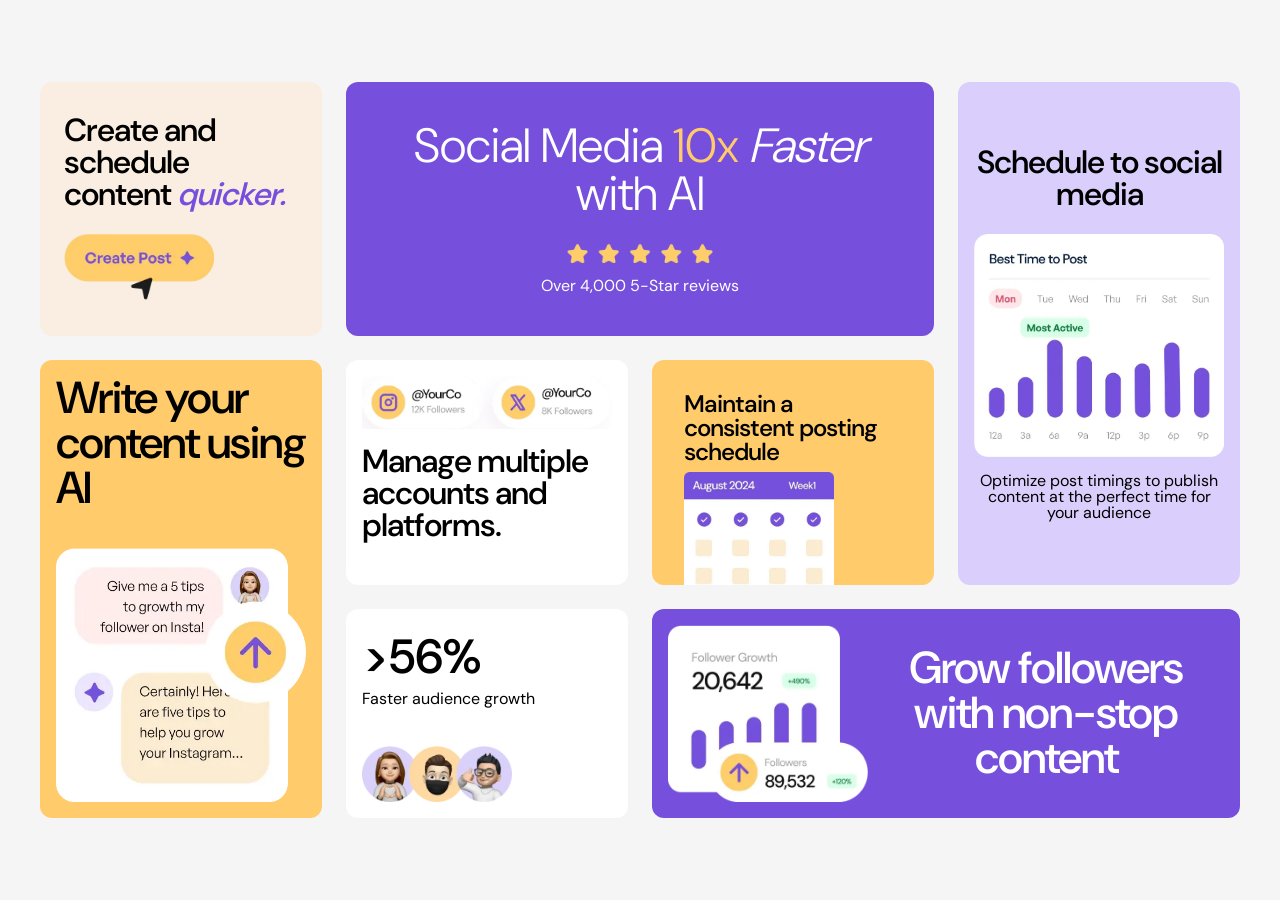
<file: bento-grid/index.html>
<!DOCTYPE html>
<html lang="en">
<head>
    <meta charset="UTF-8">
    <meta name="viewport" content="width=device-width, initial-scale=1.0">
    <title>Bento Grid</title>
    <link rel="stylesheet" href="style.css">
</head>
<body>
    <main class="bento-grid">
        <article class="card social-media">
            <h2 class="social-media-title">Social Media <span>10x</span> <em>Faster</em> with AI</h2>
            <img class="social-media-img" src="bento-grid-assets/bento-grid-main/assets/images/illustration-five-stars.webp" alt="Five Stars Rating">
            <p class="social-media-description">Over 4,000 5-Star reviews</p>
        </article>
        <article class="card multiple-accounts">
            <img class="multiple-accounts-img" src="bento-grid-assets/bento-grid-main/assets/images/illustration-multiple-platforms.webp" alt="Multiple Platforms">
            <h3 class="multiple-accounts-title">Manage multiple accounts and platforms.</h3>
        </article>
        <article class="card posting-schedule">
            <h3 class="posting-schedule-title">Maintain a consistent posting schedule</h3>
            <img class="posting-schedule-img" src="bento-grid-assets/bento-grid-main/assets/images/illustration-consistent-schedule.webp" alt="Posting Schedule">
        </article>
        <article class="card schedule-socmed">
            <h3 class="schedule-socmed-title">Schedule to social media</h3>
            <img class="schedule-socmed-img" src="bento-grid-assets/bento-grid-main/assets/images/illustration-schedule-posts.webp" alt="Schedule">
            <p class="schedule-socmed-description">Optimize post timings to publish content at the perfect time for your audience</p>
        </article>
        <article class="card grow-followers">
            <img class="grow-followers-img" src="bento-grid-assets/bento-grid-main/assets/images/illustration-grow-followers.webp" alt="Followers Growth">
            <h3 class="grow-followers-title">Grow followers with non-stop content</h3>
        </article>
        <article class="card audience-growth">
            <div class="audience-growth-content">
                <h3 class="audience-growth-title">&gt;56%</h3>
                <p class="audience-growth-description">Faster audience growth</p>
            </div>
            <img class="audience-growth-img" src="bento-grid-assets/bento-grid-main/assets/images/illustration-audience-growth.webp" alt="Audience Growth">
        </article>
        <article class="card create-schedule">
            <h3 class="create-schedule-title">Create and schedule content <em>quicker.</em></h3>
            <img class="create-schedule-img" src="bento-grid-assets/bento-grid-main/assets/images/illustration-create-post.webp" alt="Create Post">
        </article>
        <article class="card write-ai">
            <h3 class="write-ai-title">Write your content using AI</h3>
            <img class="write-ai-img" src="bento-grid-assets/bento-grid-main/assets/images/illustration-ai-content.webp" alt="AI Chatbot">
        </article>
    </main>
</body>
</html>
</file>
<file: bento-grid/style.css>
@font-face {
    font-family: 'DM-Sans';
    src: url(bento-grid-assets/bento-grid-main/assets/fonts/DMSans-VariableFont_opsz\,wght.ttf) format('truetype');
    font-weight: 100 900;
    font-style: normal;
    font-display: swap;
}

*, *::before, *::after {
    margin: 0;
    padding: 0;
    box-sizing: border-box;
}

:root {
    --light-gray: hsl(0, 0%, 96%);
    
    --purple-sm: hsl(254, 88%, 90%);
    --purple-m: hsl(256, 67%, 59%);
    --yellow-sm: hsl(31, 66%, 93%);
    --yellow-m: hsl(39, 100%, 71%);

    --white: white;
    --black: black;

    --space-1: 0.5rem;
    --space-2: 1rem;
    --space-3: 1.5rem;
    --space-4: 2rem;
    --space-5: 2.5rem;

    --text-sm: 1rem;
    --text-xsm: 1.3rem;
    --text-m: 1.5rem;
    --text-l: 2rem;
    --text-xl: 2.5rem;
    --text-2xl: 2.8rem;
    --text-3xl: 3rem;

    --line-height: 1;
    --letter-spacing: -1px;
}

body {
    font-family: 'DM-Sans', sans-serif;
    background-color: var(--light-gray);
    display: flex;
    align-items: center;
    justify-content: center;
    min-height: 100dvh;
    padding: var(--space-4) var(--space-2);
}

.bento-grid {
    width: min(100%, 1200px);
    height: auto;
    display: flex;
    flex-direction: column;
    gap: var(--space-3);
}

.card {
    border-radius: 12px;
}

.social-media {
    padding: var(--space-5);
    color: var(--white);
    background-color: var(--purple-m);
    text-align: center;
}

.social-media h2 span {
    color: var(--yellow-m);
}

.social-media-title {
    line-height: var(--line-height);
    font-size: var(--text-2xl);
    font-weight: 300;
    margin-bottom: var(--space-3);
}

.social-media-img {
    width: min(100%, 150px);
    display: block;
    margin: 0 auto var(--space-1);
}

.multiple-accounts {
    background-color: var(--white);
    padding: var(--space-2);
    color: var(--black);
}

.multiple-accounts-img {
    width: min(100%, 350px);
    display: block;
    margin: 0 auto var(--space-2);
}

.multiple-accounts-title {
    font-weight: 550;
    font-size: var(--text-m);
    line-height: var(--line-height);
    letter-spacing: var(--letter-spacing);
}

.posting-schedule {
    background-color: var(--yellow-m);
    padding: var(--space-2) var(--space-2) 0 var(--space-2);
}

.posting-schedule-title {
    color: var(--black);
    font-size: var(--text-m);
    font-weight: 550;
    line-height: var(--line-height);
    letter-spacing: var(--letter-spacing);
    margin-bottom: var(--space-1);
}

.posting-schedule-img {
    width: min(100%, 150px);
    display: block;
}

.schedule-socmed {
    text-align: center;
    background-color: var(--purple-sm);
    padding: var(--space-3) var(--space-2);
}

.schedule-socmed-title {
    color: var(--black);
    font-size: var(--text-m);
    font-weight: 550;
    line-height: var(--line-height);
    letter-spacing: var(--letter-spacing);
    margin-bottom: var(--space-3);
}

.schedule-socmed-img {
    width: min(100%, 350px);
    display: block;
    margin-bottom: var(--space-2);
}

.schedule-socmed-description {
    width: 250px;
    margin: 0 auto;
    line-height: var(--line-height);
}

.grow-followers {
    color: var(--white);
    background-color: var(--purple-m);
    padding: var(--space-2);
    text-align: center;
}

.grow-followers-img {
    width: min(100%, 200px);
    display: block;
    margin: 0 auto var(--space-3);
}

.grow-followers-title {
    width: 200px;
    margin: 0 auto;
    font-size: var(--text-m);
    font-weight: 550;
    line-height: var(--line-height);
    letter-spacing: var(--letter-spacing);
}

.audience-growth {
    color: var(--black);
    background-color: var(--white);
    padding: var(--space-2);
}

.audience-growth-title {
    font-size: var(--text-xl);
    font-weight: 550;
}

.audience-growth-description {
    margin-bottom: var(--space-2);
}

.audience-growth-img {
    width: min(100%, 150px);
}

.create-schedule {
    color: var(--black);
    background-color: var(--yellow-sm);
    padding: var(--space-3);
}

.create-schedule-title {
    font-size: var(--text-m);
    font-weight: 550;
    line-height: var(--line-height);
    letter-spacing: var(--letter-spacing);
    margin-bottom: var(--space-3);
}

.create-schedule-title em {
    color: var(--purple-m);
}

.create-schedule-img {
    width: min(100%, 150px);
}

.write-ai {
    color: var(--black);
    background-color: var(--yellow-m);
    padding: var(--space-2);
}

.write-ai-title {
    font-size: var(--text-m);
    font-weight: 550;
    line-height: var(--line-height);
    letter-spacing: var(--letter-spacing);
    margin-bottom: var(--space-2);
}

.write-ai-img {
    width: min(100%, 200px);
}

@media (min-width: 1024px) { 
    .bento-grid {
        display: grid;
        grid-template-columns: repeat(4, 1fr);
        grid-auto-rows: minmax(200px, auto);
        grid-template-areas: 
        "create   social   social   schedule"
        "write    multiple posting  schedule"
        "write    growth   grow-fol grow-fol";
    }

    .create-schedule {
        grid-area: create;
        display: flex;
        flex-direction: column;
        justify-content: center;
    }

    .create-schedule-title {
        font-size: var(--text-l);
    }

    .social-media {
        grid-area: social;
        display: flex;
        flex-direction: column;
        justify-content: center;
    }

    .social-media-title {
        font-size: var(--text-3xl);
    }

    .schedule-socmed {
        grid-area: schedule;
        display: flex;
        flex-direction: column;
        justify-content: center;
    }

    .schedule-socmed-title {
        font-size: var(--text-l);
    }

    .write-ai {
        grid-area: write;
        display: flex;
        flex-direction: column;  
        justify-content: space-between; 
    }

    .write-ai-title {
        font-size: var(--text-2xl);
    }

    .write-ai-img {
        width: min(100%, 300px);
    }

    .multiple-accounts {
        grid-area: multiple;
    }

    .multiple-accounts-title {
        font-size: var(--text-l);
    }

    .posting-schedule {
        grid-area: posting;
        padding: var(--space-4) var(--space-4) 0 var(--space-4);
    }

    .audience-growth {
        grid-area: growth;
        display: flex;
        flex-direction: column;
        justify-content: space-between;
    }

    .audience-growth-title {
        font-size: var(--text-3xl);
    }

    .grow-followers {
        grid-area: grow-fol;
        display: flex;
        align-items: center;
    }

    .grow-followers-img {
        margin: 0;
    }

    .grow-followers-title {
        font-size: var(--text-2xl);
        width: 300px;
    }
}
</file>
